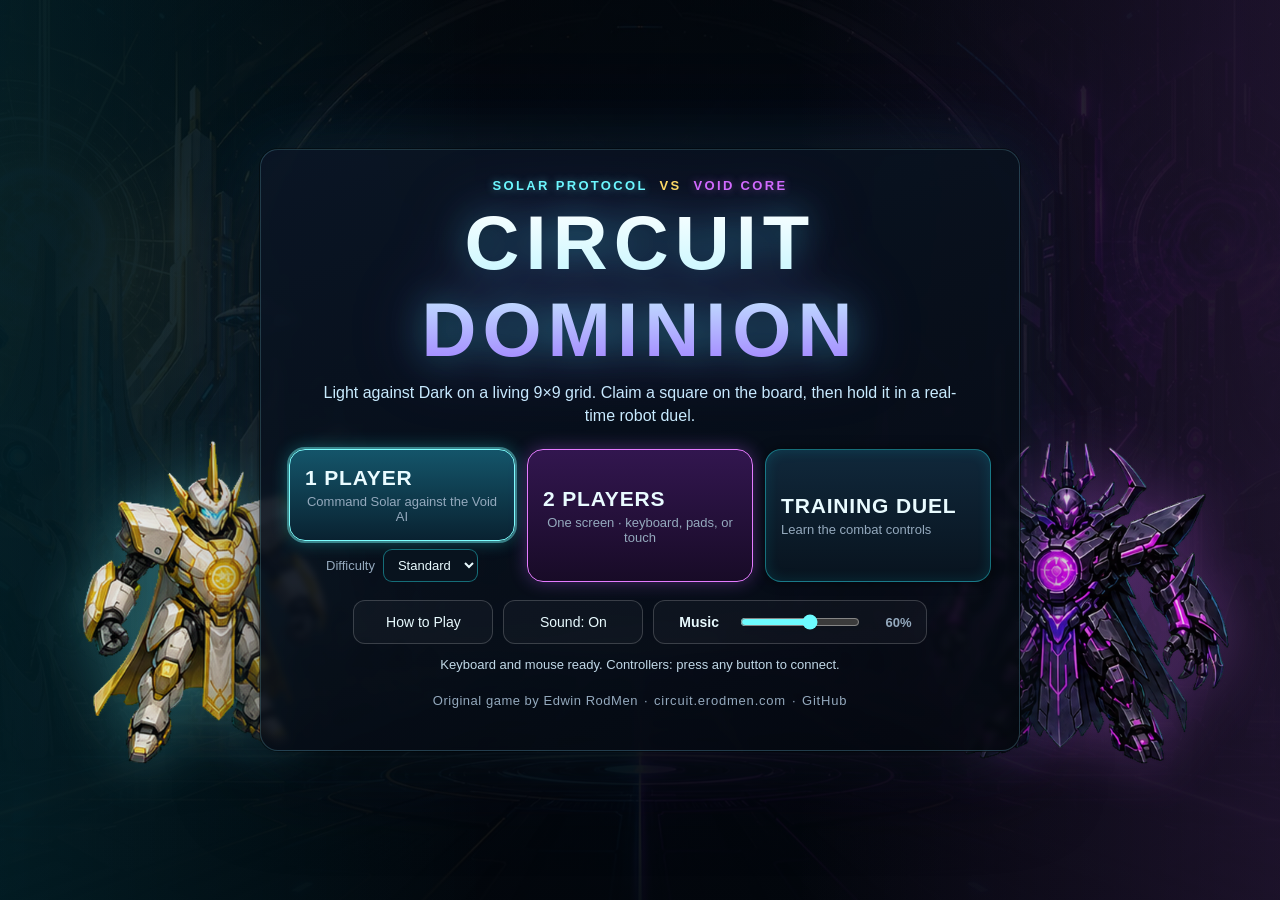
<file: index.html>
<!DOCTYPE html>
<!--
Circuit Dominion — original game by Edwin RodMen (VibezZzCoder)
Author: https://github.com/VibezZzCoder
Source: https://github.com/VibezZzCoder/circuit-dominion
Play:   https://circuit.erodmen.com/

Copyright (C) 2026 Edwin RodMen

This program is free software: you can redistribute it and/or modify it under
the terms of the GNU General Public License as published by the Free Software
Foundation, either version 3 of the License, or (at your option) any later
version, with additional terms under section 7 of that License (NOTICE.md):
keep this notice and the in-game credit, mark modified versions as modified,
and do not distribute a modified version under the name Circuit Dominion alone.

This program is distributed in the hope that it will be useful, but WITHOUT ANY
WARRANTY; without even the implied warranty of MERCHANTABILITY or FITNESS FOR A
PARTICULAR PURPOSE. See the GNU General Public License for more details.

License: GPL-3.0-or-later
Full license text: LICENSE and NOTICE.md in the source repository.
-->
<!-- SPDX-License-Identifier: GPL-3.0-or-later -->
<html lang="en">
<head>
<meta charset="UTF-8">
<meta name="description" content="Circuit Dominion: a light-versus-dark robot strategy game where every capture is a real-time duel.">
<meta name="viewport" content="width=device-width,initial-scale=1,maximum-scale=1,user-scalable=no,viewport-fit=cover">
<meta name="apple-mobile-web-app-capable" content="yes">
<meta name="mobile-web-app-capable" content="yes">
<meta name="apple-mobile-web-app-status-bar-style" content="black-translucent">
<meta name="apple-mobile-web-app-title" content="Circuit Dominion">
<title>Circuit Dominion</title>
<meta name="author" content="Edwin RodMen (VibezZzCoder)">
<meta name="license" content="GPL-3.0-or-later with section 7 attribution terms">
<link rel="author" href="https://github.com/VibezZzCoder">
<link rel="canonical" href="https://circuit.erodmen.com/">
<link rel="code-repository" href="https://github.com/VibezZzCoder/circuit-dominion">
<meta property="og:title" content="Circuit Dominion">
<meta property="og:type" content="website">
<meta property="og:url" content="https://circuit.erodmen.com/">
<meta property="og:description" content="An original robot strategy game by Edwin RodMen: claim squares on a 9×9 board, then hold them in real-time duels.">
<link rel="icon" href="data:,">
<link rel="stylesheet" href="./styles/main.css">
</head>
<body>
<div id="gameRoot">
  <section id="titleScreen" class="screen active">
    <div class="heroUnit solarHero" aria-hidden="true"></div>
    <div class="heroUnit voidHero" aria-hidden="true"></div>
    <div class="hero">
      <p class="eyebrow"><span class="solarText">Solar Protocol</span> <span class="vsMark">vs</span> <span class="voidText">Void Core</span></p>
      <h1>Circuit Dominion</h1>
      <p class="tagline">Light against Dark on a living 9×9 grid. Claim a square on the board, then hold it in a real-time robot duel.</p>
      <div class="menu">
        <div class="modeCard soloCard">
          <button class="primary" id="newAI"><span class="modeTitle">1 Player</span><span class="small">Command Solar against the Void AI</span></button>
          <label class="difficultyPicker">Difficulty
            <select id="difficultySelect">
              <option value="easy">Easy</option>
              <option value="standard" selected>Standard</option>
              <option value="hard">Hard</option>
            </select>
          </label>
        </div>
        <button class="void" id="newPVP"><span class="modeTitle">2 Players</span><span class="small">One screen · keyboard, pads, or touch</span></button>
        <button id="practiceBtn"><span class="modeTitle">Training Duel</span><span class="small">Learn the combat controls</span></button>
      </div>
      <div class="titleFooter"><button id="howBtn" class="ghostBtn">How to Play</button><button id="titleMute" class="ghostBtn">Sound: On</button><label class="volumeControl"><span>Music</span><input type="range" data-volume="music" min="0" max="100" step="5" value="60" aria-label="Music volume"><span class="volumeValue" aria-hidden="true">60%</span></label></div>
      <input type="checkbox" id="duelAIToggle" hidden aria-hidden="true">
      <p id="inputStatus" class="inputStatus">Keyboard, mouse, touch, or controller.</p>
      <p class="creditLine"><span class="creditBy">Original game by Edwin RodMen</span> <span class="creditSep" aria-hidden="true">·</span> <a class="siteLink" href="https://circuit.erodmen.com/" target="_blank" rel="noopener">circuit.erodmen.com</a> <span aria-hidden="true">·</span> <a class="siteLink" href="https://github.com/VibezZzCoder/circuit-dominion" target="_blank" rel="noopener">GitHub</a></p>
      <p id="originNotice" class="originNotice" role="note" hidden>You are playing an unofficial copy. Circuit Dominion is an original game by Edwin RodMen; the official version is at <a href="https://circuit.erodmen.com/" target="_blank" rel="noopener">circuit.erodmen.com</a>.</p>
    </div>
  </section>

  <section id="boardScreen" class="screen">
    <div class="leftPane"><div class="boardWrap"><canvas id="board" width="900" height="900" tabindex="0" aria-label="Circuit Dominion tactical board. Use arrow keys or a controller to select a square, then confirm."></canvas></div></div>
    <aside class="sidePane">
      <div class="boardTools" role="toolbar" aria-label="Game"><button id="boardHelp">Help</button><button id="muteBtn">Mute</button><button id="labelsBtn" aria-pressed="false" title="Show unit abbreviations on the board">Labels</button><button id="restartBtn">Restart</button><button id="boardExit">Menu</button></div>
      <div class="card status"><div class="turnRow"><div id="turnBadge"></div><div id="modeLabel" class="small"></div></div><div class="fluxRow"><div id="roundInfo" class="small"></div><div id="fluxTrack" class="fluxTrack" aria-hidden="true"></div></div><div id="chargeInfo" class="chargeInfo"></div><div id="threatInfo" class="threatInfo" role="status"></div></div>
      <div class="card unitCard"><div class="unitHeader"><div id="selectedPortrait" class="portrait" aria-hidden="true"></div><div class="unitTitle"><div id="selectedName" class="unitName">No robot selected</div><div id="selectedRole" class="small">Select one of your robots.</div><div class="unitHp" aria-hidden="true"><div id="selectedHp"></div></div></div></div><div id="selectedInfo" class="unitDetails">Glowing rings mark robots that can move this turn.</div><div id="duelPreview" class="duelPreview" hidden></div><button id="abilityBtn" class="abilityBtn" hidden>Board ability</button></div>
      <div class="card nodeCard"><h3>Power Nodes</h3><div class="nodeRow"><div id="nodeMap" class="nodeMap" aria-hidden="true"></div><div id="nodeInfo"></div></div></div>
      <div class="card commandCard"><h3>Command Network</h3><div id="commandInfo" class="small">Nodes charge tactical powers each round.</div><div class="commandButtons"><button id="gridLockBtn">Grid Lock <span class="cost">●</span></button><button id="fieldRepairBtn">Field Repair <span class="cost">●</span></button><button id="relayBtn">Emergency Relay <span class="cost">●●</span></button><button id="cancelCommandBtn">Cancel</button></div></div>
      <div class="card logCard"><div id="log" role="status">Ready.</div><ol id="logHistory" class="logHistory" aria-label="Recent events"></ol><p id="boardControlHint" class="small">Tap a robot, then a highlighted square. Keyboard: arrows + Enter. Controller: D-pad + A.</p></div>
      <details class="card legendCard"><summary>Grid key</summary><div class="legend"><span class="pill">☀ Light</span><span class="pill">◇ Flux</span><span class="pill">◆ Dark</span></div><p class="small">Gold dashed conduits mark Flux cells; they shift together each round. Glowing dots are legal moves, red brackets start a duel, and gold brackets are command targets.</p></details>
    </aside>
  </section>

  <section id="combatScreen" class="screen">
    <div class="combatTop">
      <div class="fighterPanel solarPanel"><div id="p1Portrait" class="hudPortrait" aria-hidden="true"></div><div class="fighterHeading"><span class="roleTag" id="p1Role">YOU · SOLAR</span><span class="fighterName" id="p1Name"></span></div><div class="hpBox" aria-label="Solar health"><div class="hpTrail" id="p1HPTrail"></div><div class="hpFill" id="p1HP"></div></div><div class="fighterMeters"><div><div class="meterLabel">Reload</div><div class="cdBox"><div class="attackCdFill" id="p1AttackCD"></div></div></div><div><div class="meterLabel" id="p1SpecialName">Special</div><div class="cdBox"><div class="cdFill" id="p1CD"></div></div></div></div><div class="small fighterSpecial" id="p1SpecialInfo"></div><div class="small fighterHint" id="p1Hint"></div></div>
      <div class="fighterPanel voidPanel"><div id="p2Portrait" class="hudPortrait" aria-hidden="true"></div><div class="fighterHeading"><span class="roleTag" id="p2Role">AI · VOID</span><span class="fighterName" id="p2Name"></span></div><div class="hpBox" aria-label="Void health"><div class="hpTrail" id="p2HPTrail"></div><div class="hpFill" id="p2HP"></div></div><div class="fighterMeters"><div><div class="meterLabel">Reload</div><div class="cdBox"><div class="attackCdFill" id="p2AttackCD"></div></div></div><div><div class="meterLabel" id="p2SpecialName">Special</div><div class="cdBox"><div class="cdFill" id="p2CD"></div></div></div></div><div class="small fighterSpecial" id="p2SpecialInfo"></div><div class="small fighterHint" id="p2Hint"></div></div>
      <div class="combatContext" id="modText"></div>
    </div>
    <div class="combatToolbar"><div id="combatMsg" class="small" role="status"></div><div class="combatTools"><button id="pauseBtn">Pause</button><button id="combatHelp">Help</button><button id="combatMute">Mute</button><button id="combatExit">Menu</button></div></div>
    <div id="arenaWrap"><canvas id="arena" width="960" height="520" aria-label="Real time robot duel arena"></canvas><div id="countdown" class="countdown"></div></div>
    <div class="touchControls" id="touchControls">
      <div class="touchPlayer solarControls" id="p1TouchGroup"><div class="stick" id="stick1" aria-label="Solar movement pad. Touch anywhere, then drag to move."><span class="stickBase"></span><span class="stickKnob"></span><span class="padLabel">MOVE<span>drag anywhere</span></span></div><button class="bigBtn firePad" id="atk1" aria-label="Solar: hold to fire, drag to aim"><span class="actionName">HOLD FIRE</span><span class="actionHint">drag to aim</span><span class="aimDot"></span></button><button class="bigBtn specialBtn" id="sp1"><span class="actionName">SPECIAL</span><span class="actionHint">Ready</span></button></div>
      <div class="touchPlayer voidControls" id="p2TouchGroup"><div class="stick" id="stick2" aria-label="Void movement pad. Touch anywhere, then drag to move."><span class="stickBase"></span><span class="stickKnob"></span><span class="padLabel">P2 MOVE<span>drag anywhere</span></span></div><button class="bigBtn firePad" id="atk2" aria-label="Void: hold to fire, drag to aim"><span class="actionName">P2 FIRE</span><span class="actionHint">drag to aim</span><span class="aimDot"></span></button><button class="bigBtn specialBtn" id="sp2"><span class="actionName">SPECIAL</span><span class="actionHint">Ready</span></button></div>
    </div>
    <div class="combatControlHint" id="combatControlHint">Move independently. Hold fire for aim assist, or drag the fire pad to aim.</div>
  </section>

  <section id="endScreen" class="screen">
    <div class="hero endHero"><div id="winnerPortrait" class="winnerPortrait" aria-hidden="true"></div><p id="winnerEyebrow" class="eyebrow">Match complete</p><h1 id="winnerTitle">Victory</h1><p id="winnerReason" class="tagline"></p><dl id="matchStats" class="matchStats"></dl><div class="menu endMenu"><button class="primary" id="endRestartAI">Rematch</button><button id="endRestartPVP">2-Player Match</button><button id="endHelp">How to Play</button><button id="endMenu">Main Menu</button></div></div>
  </section>

  <div id="helpOverlay" role="dialog" aria-modal="true" aria-labelledby="helpTitle">
    <div class="helpBox">
      <div class="helpHeader"><h2 id="helpTitle">How to play</h2><nav class="helpNav" aria-label="Help sections"><a href="#helpBasics">Basics</a><a href="#helpUnits">Robots</a><a href="#helpControls">Controls</a><a href="#helpAbout">About</a></nav></div>
      <section id="helpBasics" class="helpSection">
        <div class="helpGrid">
          <div><h3>The board</h3><p>Select one of your robots, then a glowing square. Moving onto an enemy starts a real-time duel for that square: the winner keeps it. Robots cannot pass through others, except the Glitch Wraith, which may phase through one.</p></div>
          <div><h3>How to win</h3><p>Destroy the enemy Command Unit (it wears a gold crown on its base), or occupy all five ⚡ Power Nodes at the end of your turn. The board frame flashes red when a side holds four.</p></div>
          <div><h3>Light, Dark, and Flux</h3><p>Fighting on your own polarity grants +8% HP and damage; hostile ground reduces damage by 6%. The 27 gold-dashed Flux cells shift together after each round: Neutral → Light → Neutral → Dark. Time your attacks.</p></div>
          <div><h3>Power Nodes and commands</h3><p>Node occupants repair 12% HP after their turn. Holding nodes charges up to three Command points per side. While your commander lives, spend them on Grid Lock, Field Repair, or Emergency Relay.</p></div>
          <div><h3>Board abilities</h3><p>Pulse Medic: select it, then click a damaged adjacent ally to repair it. Corruptor Bot: select it and press Corrupt to weaken an adjacent enemy for two turns; clicking an enemy normally starts a duel. Abilities end the turn.</p></div>
          <div><h3>Wounds carry over</h3><p>Damage taken in a duel stays after it. A victorious but battered robot can be picked off next turn, so retreat to a node to repair.</p></div>
        </div>
      </section>
      <section id="helpUnits" class="helpSection">
        <h3>Robots</h3>
        <div id="unitRoster" class="unitRoster"></div>
      </section>
      <section id="helpControls" class="helpSection">
        <div class="helpAudio" role="group" aria-labelledby="helpVolumeTitle">
          <h3 id="helpVolumeTitle">Volume</h3>
          <label class="volumeControl"><span>Music</span><input type="range" data-volume="music" min="0" max="100" step="5" value="60" aria-label="Music volume"><span class="volumeValue" aria-hidden="true">60%</span></label>
          <label class="volumeControl"><span>Effects</span><input type="range" data-volume="sfx" min="0" max="100" step="5" value="100" aria-label="Sound effects volume"><span class="volumeValue" aria-hidden="true">100%</span></label>
        </div>
        <div class="helpGrid">
          <div><h3>Touch</h3><p>Drag anywhere on MOVE to steer. Hold FIRE for repeated attacks with aim assist; drag on FIRE to aim manually while moving. Tap SPECIAL when it is ready. Try the Training Duel from the title screen.</p></div>
          <div><h3>Keyboard and mouse</h3><p>Solar / P1: <span class="kbd">WASD</span> move, hold <span class="kbd">Space</span> or <span class="kbd">F</span> to fire, <span class="kbd">Left Shift</span> special; point the mouse in the arena to aim. Void / P2: <span class="kbd">Arrows</span> move, hold <span class="kbd">Enter</span> or <span class="kbd">/</span> to fire, <span class="kbd">Right Shift</span> special. Without manual aim, firing tracks your rival.</p></div>
          <div><h3>Controller</h3><p>Left stick or D-pad moves, right stick aims. Hold <span class="kbd">A</span> or <span class="kbd">RT</span> to fire; <span class="kbd">X</span> or <span class="kbd">LB</span> for special. <span class="kbd">Start</span> pauses a duel or opens actions on the board. Menus: D-pad + <span class="kbd">A</span>, <span class="kbd">B</span> to go back. A second controller plays P2.</p></div>
          <div><h3>Shortcuts</h3><p><span class="kbd">H</span> help · <span class="kbd">Esc</span> pause a duel · <span class="kbd">R</span> twice to restart the match. Listen for the ready chirp: high for Solar, low for Void.</p></div>
        </div>
      </section>
      <section id="helpAbout" class="helpSection">
        <h3>About</h3>
        <div class="helpAboutText">
          <p><strong>Circuit Dominion v1.0</strong>, an original game by Edwin RodMen (VibezZzCoder). Copyright © 2026 Edwin RodMen.</p>
          <p>This is free software under the GNU General Public License, version 3 or later, with added attribution terms. You may share and change it. Copies must keep this credit. Changed versions must say they are changed and may not use the Circuit Dominion name on its own. It comes with no warranty.</p>
          <p>Source code, licence, and full terms: <a class="siteLink" href="https://github.com/VibezZzCoder/circuit-dominion" target="_blank" rel="noopener">github.com/VibezZzCoder/circuit-dominion</a></p>
        </div>
      </section>
      <button id="closeHelp" class="primary">Close</button>
    </div>
  </div>

  <div id="debugOverlay" class="debugOverlay">
    <h3>Debug</h3>
    <pre id="debugText"></pre>
  </div>
</div>
<script type="module" src="./src/main.js"></script>
</body>
</html>
</file>
<file: styles/main.css>
/* SPDX-License-Identifier: GPL-3.0-or-later */
/* Additional terms under GPL-3.0 section 7 apply; see NOTICE.md. */
:root {
  --bg: #071019;
  --panel: #0c1724e8;
  --line: #2af6ff66;
  --txt: #e9fbff;
  --muted: #94a9bd;
  --solar: #6dfcff;
  --void: #d56bff;
  --warn: #ffdc63;
  --title-bg-landscape: none;
  --title-bg-portrait: var(--title-bg-landscape);
}

* {
  box-sizing: border-box;
  touch-action: manipulation;
}

html,
body {
  margin: 0;
  height: 100%;
  background: radial-gradient(circle at 15% 10%, #173557, #071019 48%, #04070d);
  color: var(--txt);
  font-family: Arial, Helvetica, sans-serif;
  overflow: hidden;
}

#gameRoot {
  height: 100%;
  overflow: hidden;
  touch-action: manipulation;
  user-select: none;
  -webkit-user-select: none;
  -webkit-touch-callout: none;
}

body::before {
  content: "";
  position: fixed;
  inset: 0;
  background: linear-gradient(#ffffff06 50%, #0000 50%);
  background-size: 100% 4px;
  pointer-events: none;
  mix-blend-mode: screen;
  opacity: 0.22;
}

button,
input,
select {
  font: inherit;
}

select {
  border: 1px solid var(--line);
  border-radius: 9px;
  background: #08131e;
  color: var(--txt);
  padding: 7px 10px;
}

button:disabled {
  cursor: not-allowed;
  opacity: 0.42;
}

button {
  border: 1px solid var(--line);
  background: linear-gradient(180deg, #10283b, #08131e);
  color: var(--txt);
  border-radius: 12px;
  padding: 11px 15px;
  min-height: 44px;
  cursor: pointer;
  box-shadow: 0 0 14px #00eaff22 inset, 0 0 12px #0008;
}

button:hover,
button:focus-visible {
  outline: 2px solid #7dffff66;
  background: #13324b;
}

button.primary {
  border-color: #7dffff;
  background: linear-gradient(180deg, #14556a, #092231);
  box-shadow: 0 0 18px #2af6ff55;
}

button.void {
  border-color: #e57cff;
  background: linear-gradient(180deg, #32164f, #180b27);
  box-shadow: 0 0 18px #c35cff55;
}

label {
  display: flex;
  gap: 8px;
  align-items: center;
  color: var(--muted);
  font-size: 14px;
}

.screen {
  display: none;
  height: 100%;
  width: 100%;
  padding: 14px;
  position: relative;
}

.screen.active {
  display: flex;
}

#titleScreen,
#endScreen {
  align-items: center;
  justify-content: center;
  text-align: center;
  overflow: auto;
}

#titleScreen {
  background:
    linear-gradient(180deg, #02060c66, #02060caa),
    radial-gradient(circle at 50% 42%, #07192844, #02060cf0 72%),
    var(--title-bg-landscape),
    radial-gradient(circle at 15% 10%, #173557, #071019 48%, #04070d);
  background-size: cover;
  background-position: center;
}

#titleScreen::before,
#endScreen::before {
  content: "";
  position: absolute;
  inset: 0;
  pointer-events: none;
  background: linear-gradient(90deg, #00eaff18, #0000 38%, #0000 62%, #d56bff1f);
}

.hero {
  max-width: 760px;
  width: min(94vw, 760px);
  padding: 28px;
  border: 1px solid var(--line);
  border-radius: 18px;
  background: linear-gradient(145deg, #0a1422e8, #050912eb);
  box-shadow: 0 0 50px #22f2ff22, 0 0 90px #ad55ff16;
  backdrop-filter: blur(3px);
  position: relative;
  z-index: 1;
}

h1 {
  font-size: clamp(36px, 8vw, 76px);
  margin: 0 0 8px;
  letter-spacing: 0.06em;
  text-transform: uppercase;
  text-shadow: 0 0 18px #35f4ff, 0 0 34px #8e44ff;
}

.tagline {
  color: #c9ecff;
  margin: 0 auto 22px;
  line-height: 1.45;
  max-width: 650px;
}

.menu {
  display: grid;
  grid-template-columns: repeat(auto-fit, minmax(160px, 1fr));
  gap: 12px;
  margin: 18px 0;
}

.difficultyPicker {
  justify-content: center;
  margin: 0 auto 10px;
}

.small {
  font-size: 13px;
  color: var(--muted);
}

#boardScreen {
  gap: 12px;
  align-items: stretch;
}

.leftPane {
  flex: 1;
  display: flex;
  align-items: center;
  justify-content: center;
  min-width: 0;
}

.boardWrap {
  width: min(82vh, calc(100vw - 340px));
  max-width: 720px;
  aspect-ratio: 1;
  border-radius: 18px;
  border: 1px solid var(--line);
  box-shadow: 0 0 32px #00eaff22;
  background: #020610;
  padding: 8px;
}

#board {
  touch-action: none;
  width: 100%;
  height: 100%;
  display: block;
  border-radius: 12px;
  cursor: pointer;
  background: #081018;
}

.sidePane {
  width: 315px;
  display: flex;
  flex-direction: column;
  gap: 8px;
  min-height: 0;
  overflow: auto;
}

.card {
  border: 1px solid #2af6ff44;
  background: var(--panel);
  border-radius: 16px;
  padding: 10px;
  box-shadow: 0 0 20px #0008;
}

.card h2,
.card h3 {
  margin: 0 0 8px;
  font-size: 18px;
}

.threatInfo {
  min-height: 18px;
  color: #ff8aa0;
  font-size: 13px;
  font-weight: bold;
  margin-top: 4px;
}

.status {
  font-size: 16px;
  line-height: 1.35;
}

#turnBadge {
  font-weight: bold;
  font-size: 20px;
}

.solarText {
  color: var(--solar);
  text-shadow: 0 0 8px #6dfcff77;
}

.voidText {
  color: var(--void);
  text-shadow: 0 0 8px #d56bff77;
}

#selectedInfo {
  white-space: pre-line;
  line-height: 1.35;
  min-height: 96px;
}

#nodeInfo,
#log {
  font-size: 14px;
  line-height: 1.35;
  color: #d7f5ff;
}

#log {
  min-height: 38px;
  color: var(--warn);
}

.legend {
  display: grid;
  grid-template-columns: 1fr 1fr 1fr;
  gap: 6px;
  font-size: 12px;
  color: #d7f5ff;
}

.pill {
  border: 1px solid #ffffff33;
  border-radius: 999px;
  padding: 5px 7px;
  text-align: center;
  background: #ffffff08;
  display: inline-flex;
  align-items: center;
  justify-content: center;
  min-height: 28px;
}

#nodeInfo {
  display: flex;
  flex-wrap: wrap;
  gap: 6px;
}

.commandCard {
  border-color: #ffdc6355;
}

.commandButtons {
  display: grid;
  grid-template-columns: 1fr 1fr;
  gap: 6px;
  margin-top: 8px;
}

.commandButtons button {
  min-height: 44px;
  padding: 6px 8px;
  font-size: 12px;
}

#cancelCommandBtn {
  grid-column: 1 / -1;
}

#combatScreen {
  flex-direction: column;
  gap: 8px;
  padding: 10px;
}

.combatTop {
  display: grid;
  grid-template-columns: 1fr minmax(120px, 260px) 1fr;
  gap: 10px;
  align-items: stretch;
}

.fighterPanel {
  border: 1px solid #ffffff33;
  border-radius: 14px;
  padding: 8px;
  background: #07111ddd;
}

.fighterName {
  font-weight: bold;
  font-size: 15px;
  white-space: nowrap;
  overflow: hidden;
  text-overflow: ellipsis;
}

.hpBox,
.cdBox {
  height: 14px;
  background: #0009;
  border: 1px solid #ffffff33;
  border-radius: 999px;
  overflow: hidden;
  margin-top: 7px;
}

.hpFill {
  height: 100%;
  width: 100%;
  background: linear-gradient(90deg, #ff5f7a, #ffdc63, #7dff96);
  transition: width 0.1s;
}

.cdFill {
  height: 100%;
  width: 0;
  background: linear-gradient(90deg, #2af6ff, #e57cff);
  transition: width 0.08s;
}

.attackCdFill {
  height: 100%;
  width: 100%;
  background: linear-gradient(90deg, #ffdc63, #7dff96);
  transition: width 0.08s;
}

.meterLabel {
  color: #bcd5e6;
  font-size: 11px;
  margin-top: 5px;
}

.fighterSpecial {
  color: #d7f5ff;
  margin-top: 4px;
  min-height: 30px;
}

.centerPanel {
  text-align: center;
  border: 1px solid #ffffff33;
  border-radius: 14px;
  padding: 8px;
  background: #07111ddd;
  font-size: 14px;
}

#pauseBtn {
  margin-top: 5px;
  min-height: 44px;
  min-width: 60px;
  padding: 5px 10px;
}

#arenaWrap {
  position: relative;
  flex: 1;
  min-height: 260px;
  border-radius: 18px;
  border: 1px solid var(--line);
  box-shadow: 0 0 28px #00eaff22;
  overflow: hidden;
  background: #02060c;
}

#arena {
  display: block;
  width: 100%;
  height: 100%;
  touch-action: none;
}

.countdown {
  position: absolute;
  left: 50%;
  top: 45%;
  transform: translate(-50%, -50%);
  font-size: clamp(42px, 12vw, 120px);
  font-weight: bold;
  text-shadow: 0 0 20px #2af6ff, 0 0 40px #d56bff;
  pointer-events: none;
}

.touchControls {
  display: grid;
  grid-template-columns: 1fr auto auto 1fr auto auto;
  gap: 8px;
  align-items: center;
  padding: 4px 0;
}

.touchControls.singlePlayer {
  grid-template-columns: minmax(180px, 1fr) auto auto;
}

.stick {
  height: 72px;
  border: 1px solid #ffffff33;
  border-radius: 18px;
  background: radial-gradient(circle, #ffffff13, #0005);
  position: relative;
  min-width: 90px;
  touch-action: none;
  user-select: none;
}

.stick::before {
  content: "";
  position: absolute;
  left: 50%;
  top: 50%;
  width: 26px;
  height: 26px;
  margin: -13px;
  border-radius: 50%;
  background: #ffffff33;
  box-shadow: 0 0 14px #fff6;
}

.bigBtn {
  min-width: 74px;
  height: 58px;
}

#helpOverlay {
  display: none;
  position: fixed;
  inset: 0;
  z-index: 30;
  background: #02060ce8;
  align-items: center;
  justify-content: center;
  padding: 18px;
}

#helpOverlay.active {
  display: flex;
}

.helpBox {
  touch-action: pan-y;
  overscroll-behavior: contain;
  max-width: 760px;
  width: min(760px, calc(100vw - 36px));
  max-height: calc(100dvh - 36px);
  overflow: auto;
  border: 1px solid var(--line);
  border-radius: 22px;
  background: #0a1522;
  padding: 20px;
  line-height: 1.45;
  box-shadow: 0 0 60px #00eaff33;
}

#closeHelp {
  position: sticky;
  bottom: 0;
  margin-top: 14px;
}

.helpGrid {
  display: grid;
  grid-template-columns: repeat(auto-fit, minmax(230px, 1fr));
  gap: 12px;
}

.kbd {
  display: inline-block;
  border: 1px solid #ffffff55;
  background: #0008;
  border-radius: 6px;
  padding: 2px 6px;
  margin: 1px;
  color: #fff;
}

.debugOverlay {
  display: none;
  position: fixed;
  right: 8px;
  bottom: 8px;
  width: min(430px, 92vw);
  max-height: 45vh;
  overflow: auto;
  background: #050a12f0;
  border: 1px solid #2af6ff66;
  border-radius: 10px;
  padding: 10px;
  z-index: 40;
}

.debugOverlay.active {
  display: block;
}

.debugOverlay h3 {
  margin: 0 0 6px;
}

.debugOverlay pre {
  margin: 0;
  white-space: pre-wrap;
  font-size: 12px;
  line-height: 1.35;
  color: #bff9ff;
}

@media (max-width: 900px) {
  #boardScreen {
    flex-direction: column;
    padding: 8px;
    overflow: auto;
  }

  .boardWrap {
    width: min(96vw, 72vh);
    margin: auto;
  }

  .sidePane {
    width: auto;
    display: grid;
    grid-template-columns: 1fr 1fr;
    gap: 8px;
  }

  .sidePane .card:last-child {
    grid-column: 1 / -1;
  }

  body {
    overflow: auto;
  }

  .screen {
    min-height: 100%;
    height: auto;
  }
}

@media (max-width: 620px) {
  #titleScreen {
    background-image:
      linear-gradient(180deg, #02060c55, #02060cc0),
      radial-gradient(circle at 50% 38%, #07192844, #02060cf0 76%),
      var(--title-bg-portrait),
      radial-gradient(circle at 15% 10%, #173557, #071019 48%, #04070d);
  }

  .hero {
    padding: 22px;
    border-radius: 16px;
  }

  .sidePane {
    display: flex;
  }

  .combatTop {
    grid-template-columns: 1fr;
    gap: 4px;
  }

  .touchControls {
    grid-template-columns: 1fr auto auto;
    grid-auto-rows: auto;
    gap: 6px;
    padding: 0;
  }

  #gameRoot {
    height: auto;
    min-height: 100%;
    overflow: visible;
  }

  #combatScreen {
    min-height: 100dvh;
    height: auto;
    gap: 5px;
    padding: 6px;
    overflow: visible;
  }

  .fighterPanel,
  .centerPanel {
    padding: 6px 8px;
    font-size: 12px;
  }

  .fighterName {
    font-size: 14px;
  }

  .hpBox,
  .cdBox {
    height: 10px;
    margin-top: 3px;
  }

  .meterLabel {
    margin-top: 3px;
  }

  .fighterSpecial {
    min-height: 0;
    margin-top: 2px;
    line-height: 1.2;
  }

  #arenaWrap {
    flex: none;
    min-height: 0;
    width: 100%;
    aspect-ratio: 960 / 520;
  }

  #arena {
    position: absolute;
    inset: 0;
  }

  .stick {
    height: 62px;
    border-radius: 14px;
  }

  .bigBtn {
    height: 54px;
  }

  .hero {
    padding: 18px;
  }
}

@media (max-height: 520px) and (orientation: landscape) {
  body {
    overflow: hidden;
  }

  .screen {
    height: 100dvh;
    min-height: 0;
  }

  #boardScreen {
    flex-direction: row;
    overflow: hidden;
    padding: 8px;
  }

  .boardWrap {
    width: min(92vh, 46vw);
  }

  .sidePane {
    width: auto;
    flex: 1;
    display: grid;
    grid-template-columns: 1fr 1fr;
    align-content: start;
    overflow: auto;
  }

  .sidePane .card {
    min-height: 0;
  }

  #combatScreen {
    height: 100dvh;
    min-height: 0;
    overflow: hidden;
    gap: 5px;
    padding: 6px;
  }

  .combatTop {
    grid-template-columns: 1fr minmax(160px, 260px) 1fr;
    gap: 6px;
  }

  .fighterPanel,
  .centerPanel {
    padding: 5px 8px;
    font-size: 12px;
  }

  .fighterName {
    font-size: 13px;
  }

  .hpBox,
  .cdBox {
    height: 11px;
    margin-top: 4px;
  }

  .fighterSpecial,
  .meterLabel {
    display: none;
  }

  #arenaWrap {
    flex: 1;
    width: auto;
    aspect-ratio: auto;
    min-height: 0;
    border-radius: 14px;
  }

  .touchControls {
    grid-template-columns: minmax(140px, 1fr) auto auto;
    gap: 6px;
    padding: 0;
  }

  .stick {
    height: 44px;
    min-width: 130px;
    border-radius: 12px;
  }

  .stick::before {
    width: 18px;
    height: 18px;
    margin: -9px;
  }

  .bigBtn {
    height: 44px;
    min-height: 44px;
    min-width: 92px;
    padding: 5px 8px;
  }
}

/* Leave browser-reported notch/home-indicator areas outside all game screens. */
.screen {
  padding-top: max(14px, env(safe-area-inset-top));
  padding-right: max(14px, env(safe-area-inset-right));
  padding-bottom: max(14px, env(safe-area-inset-bottom));
  padding-left: max(14px, env(safe-area-inset-left));
}
#combatScreen {
  padding-top: max(6px, env(safe-area-inset-top));
  padding-right: max(6px, env(safe-area-inset-right));
  padding-bottom: max(6px, env(safe-area-inset-bottom));
  padding-left: max(6px, env(safe-area-inset-left));
}

/* Short portrait screens need paired fighter cards above the central controls. */
@media (max-width: 620px) and (max-height: 740px) and (orientation: portrait) {
  .combatTop { grid-template-columns: minmax(0, 1fr) minmax(0, 1fr); }
  .combatTop .centerPanel { grid-column: 1 / -1; grid-row: 2; }
  .fighterPanel { min-width: 0; }
  .fighterPanel .small { display: none; }
  .fighterSpecial { display: none; }
  .meterLabel { font-size: 11px; }
  .touchControls.singlePlayer { grid-template-columns: minmax(70px, 1fr) auto auto; }
  .stick { min-width: 70px; height: 48px; }
  .bigBtn { min-width: 70px; height: 48px; padding: 5px; }
}

@media (max-height: 520px) and (orientation: landscape) {
  #titleScreen .hero, #endScreen .hero { max-height: 100%; overflow: auto; }
  .fighterPanel { min-width: 0; }
}

/* Controls update: combat owns a viewport, never a vertically scrolling page.
   Paired HUDs and separate control lanes leave the entire arena visible. */
[hidden] { display: none !important; }
.versionTag {
  margin: 0 0 12px;
  color: var(--solar);
  font-size: 12px;
  letter-spacing: .12em;
  text-transform: uppercase;
}
.inputStatus { color: #c1d8e7; font-size: 13px; line-height: 1.4; margin: 12px 0; }
.boardTools { display: flex; gap: 8px; flex-wrap: wrap; margin-top: 8px; }
#board:focus-visible { outline: 2px solid var(--warn); outline-offset: 3px; }

#combatScreen.active {
  display: grid;
  grid-template-columns: minmax(0, 1fr);
  grid-template-rows: auto auto minmax(0, 1fr) auto auto;
  height: 100dvh;
  min-height: 0;
  gap: 7px;
  overflow: hidden;
}
.combatTop {
  display: grid;
  grid-template-columns: minmax(0, 1fr) minmax(0, 1fr);
  gap: 5px 10px;
  min-width: 0;
}
.fighterPanel {
  min-width: 0;
  padding: 7px 9px;
  border-radius: 12px;
  background: linear-gradient(130deg, #0b1d2ded, #07111de0);
}
.solarPanel { border-color: #6dfcff66; }
.voidPanel { border-color: #d56bff66; }
.fighterHeading { display: flex; align-items: center; gap: 8px; min-width: 0; }
.fighterName { font-size: 13px; min-width: 0; }
.roleTag { font-size: 10px; font-weight: 800; letter-spacing: .045em; white-space: nowrap; color: var(--solar); }
.voidPanel .roleTag { color: var(--void); }
.hpBox { height: 9px; margin-top: 5px; }
.fighterMeters { display: grid; grid-template-columns: 1fr 1fr; gap: 10px; }
.fighterMeters > div { min-width: 0; }
.meterLabel { display: block; font-size: 10px; margin-top: 4px; overflow: hidden; text-overflow: ellipsis; white-space: nowrap; }
.cdBox { height: 5px; margin-top: 2px; }
.fighterSpecial, .fighterHint { display: none; }
.combatContext { grid-column: 1 / -1; text-align: center; color: #b6cadc; font-size: 11px; line-height: 1.25; }
.combatToolbar { display: flex; justify-content: space-between; gap: 8px; align-items: center; min-width: 0; }
#combatMsg { min-width: 0; color: #ffe69b; font-size: 12px; line-height: 1.15; }
.combatTools { display: flex; gap: 5px; flex: 0 0 auto; }
.combatTools button, #pauseBtn { min-height: 44px; min-width: 50px; padding: 5px 8px; margin: 0; border-radius: 10px; font-size: 12px; }
#combatExit { border-color: #94a9bd55; }
#arenaWrap {
  position: relative;
  display: grid;
  place-items: center;
  container-type: size;
  min-width: 0;
  min-height: 0;
  width: 100%;
  height: 100%;
  aspect-ratio: auto;
  border-radius: 14px;
  background: radial-gradient(ellipse, #102638, #02060c 76%);
}
#arena {
  position: static;
  width: min(100cqw, 184.615385cqh);
  height: min(100cqh, 54.166667cqw);
  max-width: 100%;
  max-height: 100%;
  aspect-ratio: 960 / 520;
}
.countdown { top: 50%; font-size: clamp(42px, 11vw, 94px); }
.touchControls, .touchControls.singlePlayer {
  display: grid;
  grid-template-columns: minmax(0, 1fr) minmax(0, 1fr);
  gap: 20px;
  width: 100%;
  padding: 0;
  margin: 0 auto;
  max-width: 1050px;
}
.touchControls.singlePlayer { grid-template-columns: minmax(0, 1fr); max-width: 520px; }
.touchPlayer {
  --control-accent: var(--solar);
  display: grid;
  grid-template-columns: minmax(82px, 1fr) 104px 76px;
  align-items: center;
  gap: 8px;
  min-width: 0;
}
.voidControls { --control-accent: var(--void); }
.stick {
  height: 112px;
  min-width: 0;
  border-radius: 20px;
  border-color: #6dfcff66;
  background: radial-gradient(ellipse at center, #153649, #06101b);
  overflow: hidden;
  cursor: grab;
}
.voidControls .stick { border-color: #d56bff66; background: radial-gradient(ellipse at center, #291840, #0c0b18); }
.stick::before { display: none; }
.stickBase, .stickKnob {
  position: absolute;
  left: var(--stick-origin-x, 50%);
  top: var(--stick-origin-y, 50%);
  pointer-events: none;
  border-radius: 50%;
}
.stickBase { width: 66px; height: 66px; transform: translate(-50%, -50%); border: 1px solid #c5f7ff44; background: #ffffff04; }
.stickKnob { width: 30px; height: 30px; transform: translate(calc(-50% + var(--stick-x, 0px)), calc(-50% + var(--stick-y, 0px))); background: #bbf4ff4d; border: 1px solid #bdf6ff88; box-shadow: 0 0 16px #6dfcff22; }
.stick.is-active { border-color: var(--control-accent); cursor: grabbing; }
.stick.is-active .stickKnob { background: var(--control-accent); box-shadow: 0 0 18px var(--control-accent); }
.padLabel { position: absolute; bottom: 5px; left: 0; width: 100%; text-align: center; font-size: 10px; font-weight: bold; letter-spacing: .06em; pointer-events: none; color: #e6faff; }
.padLabel span { display: block; font-size: 9px; font-weight: normal; color: #9db6c9; letter-spacing: 0; }
.stick.is-active .padLabel { opacity: .3; }
.bigBtn { min-width: 0; width: 100%; padding: 7px 4px; min-height: 52px; touch-action: none; user-select: none; -webkit-user-select: none; }
.firePad { height: 104px; position: relative; overflow: hidden; border-radius: 24px; border-color: var(--control-accent); background: radial-gradient(ellipse, #174b60, #071924); }
.voidControls .firePad { background: radial-gradient(ellipse, #432463, #150c25); }
.actionName { display: block; font-size: 13px; font-weight: bold; position: relative; z-index: 1; }
.actionHint { display: block; font-size: 10px; color: #c0d7e8; margin-top: 4px; position: relative; z-index: 1; }
.aimDot { position: absolute; left: 50%; top: 50%; width: 12px; height: 12px; margin: -6px; border-radius: 50%; background: #fff; opacity: 0; pointer-events: none; transform: translate(var(--aim-x, 0px), var(--aim-y, 0px)); }
.firePad.is-active { box-shadow: 0 0 20px var(--control-accent) inset; }
.firePad.is-active .aimDot { opacity: .6; }
.specialBtn { height: 68px; border-color: #ffdc6377; background: linear-gradient(160deg, #493820, #17191c); }
.specialBtn .actionName { font-size: 11px; }
.specialBtn.is-ready { border-color: var(--warn); }
.specialBtn.is-active { box-shadow: 0 0 18px #ffdc6388 inset; }
.combatControlHint { color: #afc8da; text-align: center; font-size: 12px; line-height: 1.25; min-height: 15px; }

@media (min-width: 901px) and (min-height: 521px) and (pointer: fine) {
  html:not([data-input="touch"]) .touchControls { display: none; }
  .fighterSpecial { display: block; font-size: 12px; line-height: 1.2; min-height: 0; margin-top: 4px; white-space: nowrap; overflow: hidden; text-overflow: ellipsis; }
}
@media (max-width: 620px) {
  #combatScreen.active { gap: 5px; }
  .combatTop { grid-template-columns: minmax(0, 1fr) minmax(0, 1fr); gap: 4px 6px; }
  .fighterPanel { padding: 6px; }
  .fighterHeading { display: block; }
  .roleTag { display: block; font-size: 9px; margin-bottom: 2px; }
  .fighterName { display: block; font-size: 12px; }
  .fighterMeters { gap: 6px; }
  .combatContext { font-size: 10px; }
  .combatTools { gap: 4px; }
  .combatTools button, #pauseBtn { min-width: 44px; font-size: 11px; padding: 5px; }
  #combatMsg { font-size: 11px; }
  .touchControls { grid-template-columns: minmax(0, 1fr); gap: 6px; }
  .touchPlayer { grid-template-columns: minmax(80px, 1fr) 104px 68px; gap: 7px; }
  .touchControls:not(.singlePlayer) .stick { height: 82px; }
  .touchControls:not(.singlePlayer) .firePad { height: 82px; }
  .combatControlHint { font-size: 11px; }
}
@media (max-width: 620px) and (max-height: 740px) and (orientation: portrait) {
  .touchPlayer { grid-template-columns: minmax(72px, 1fr) 88px 64px; gap: 6px; }
  .stick, .firePad { height: 88px; }
  .touchControls:not(.singlePlayer) .stick, .touchControls:not(.singlePlayer) .firePad { height: 66px; }
  .touchControls:not(.singlePlayer) .specialBtn { height: 56px; }
  .stickBase { width: 52px; height: 52px; }
  .padLabel span { display: none; }
  .actionName { font-size: 11px; }
  .actionHint { font-size: 9px; }
}

/* In phone landscape the thumbs live beside, not below, the arena. The central
   stage keeps its true aspect ratio and system buttons stay above the thumbs. */
@media (max-height: 520px) and (orientation: landscape) {
  #combatScreen.active { grid-template-rows: auto auto minmax(0, 1fr) 16px; gap: 4px; }
  .combatTop { grid-template-columns: minmax(0, 1fr) minmax(0, 1fr); gap: 2px 8px; }
  .fighterPanel { padding: 4px 7px; }
  .fighterHeading { display: flex; }
  .fighterName { font-size: 12px; }
  .roleTag { font-size: 9px; }
  .hpBox { height: 6px; margin-top: 3px; }
  .meterLabel { margin-top: 2px; font-size: 9px; }
  .cdBox { height: 4px; }
  .combatContext { font-size: 10px; }
  #arenaWrap { grid-column: 1; grid-row: 3; width: calc(100% - 286px); justify-self: center; }
  .touchControls, .touchControls.singlePlayer {
    display: grid;
    grid-column: 1;
    grid-row: 3;
    grid-template-columns: 132px minmax(0, 1fr) 132px;
    max-width: none;
    height: 100%;
    gap: 0;
    align-items: center;
    pointer-events: none;
  }
  .touchPlayer { grid-template-columns: 74px 52px; gap: 6px; width: 132px; pointer-events: none; }
  .touchPlayer > * { pointer-events: auto; }
  .touchPlayer:first-child { grid-column: 1; }
  .touchPlayer:last-child { grid-column: 3; }
  .touchPlayer .stick { grid-column: 1 / -1; height: 72px; min-width: 0; }
  .touchPlayer .firePad, .touchPlayer .specialBtn { height: 58px; min-width: 0; }
  .touchControls.singlePlayer .touchPlayer { display: contents; }
  .touchControls.singlePlayer .stick { grid-column: 1; grid-row: 1; width: 124px; height: 104px; align-self: center; }
  .touchControls.singlePlayer .firePad { grid-column: 3; grid-row: 1; width: 76px; height: 96px; justify-self: start; align-self: center; }
  .touchControls.singlePlayer .specialBtn { grid-column: 3; grid-row: 1; width: 52px; height: 66px; justify-self: end; align-self: center; }
  .touchControls .actionName { font-size: 10px; }
  .touchControls .actionHint { font-size: 9px; }
  .padLabel { font-size: 9px; }
  .padLabel span { display: none; }
  .combatControlHint { grid-row: 4; font-size: 10px; line-height: 16px; white-space: nowrap; overflow: hidden; text-overflow: ellipsis; }
}

@media (prefers-reduced-motion: reduce) {
  .hpFill, .cdFill, .attackCdFill { transition: none; }
}

/* ==========================================================================
   2026-10-28 visual overhaul: retro-futurist tactical skin.
   Layout-changing rules are scoped by media query so the tuned phone and
   short-landscape combat profiles above keep their geometry.
   ========================================================================== */
:root {
  --display: "Avenir Next", "Trebuchet MS", "Segoe UI", Arial, Helvetica, sans-serif;
  --panel: linear-gradient(160deg, #0d1a2bf2, #070d18f2);
  --panel-line: #6dfcff2e;
  --gold: #ffdc63;
}

body { font-family: var(--display); }
h1, h2, h3, h4, .modeTitle, #turnBadge, .fighterName, .unitName { font-family: var(--display); }

.screen.active { animation: screenIn 0.32s ease-out; }
/* Opacity only: transforms would change measured canvas rects mid-fade. */
@keyframes screenIn { from { opacity: 0; } to { opacity: 1; } }

/* Unit portraits share the generated sprites through CSS variables. */
.portrait, .hudPortrait, .winnerPortrait, .heroUnit {
  background-repeat: no-repeat;
  background-position: center 60%;
  background-size: contain;
}
[data-unit="CC"], .solarHero { background-image: var(--unit-CC); }
[data-unit="PS"] { background-image: var(--unit-PS); }
[data-unit="AS"] { background-image: var(--unit-AS); }
[data-unit="SD"] { background-image: var(--unit-SD); }
[data-unit="PM"] { background-image: var(--unit-PM); }
[data-unit="NW"] { background-image: var(--unit-NW); }
[data-unit="NO"], .voidHero { background-image: var(--unit-NO); }
[data-unit="RC"] { background-image: var(--unit-RC); }
[data-unit="EC"] { background-image: var(--unit-EC); }
[data-unit="GW"] { background-image: var(--unit-GW); }
[data-unit="CB"] { background-image: var(--unit-CB); }
[data-unit="GB"] { background-image: var(--unit-GB); }

/* ---------- Title ---------- */
#titleScreen { overflow: hidden; }
.hero {
  border-color: #8ee9ff33;
  background: linear-gradient(160deg, #0b1626e6, #04080fe8);
  box-shadow: 0 0 0 1px #0006, 0 30px 80px #000a, 0 0 70px #22f2ff1a, 0 0 120px #ad55ff14;
}
.eyebrow { margin: 0 0 6px; font-size: 13px; font-weight: 800; letter-spacing: .18em; text-transform: uppercase; color: #b9cfe0; }
.vsMark { color: var(--gold); margin: 0 6px; }
h1 {
  font-weight: 900;
  letter-spacing: .08em;
  background: linear-gradient(180deg, #ffffff 0%, #c9f7ff 45%, #9f7bff 100%);
  -webkit-background-clip: text;
  background-clip: text;
  color: transparent;
  text-shadow: none;
  filter: drop-shadow(0 0 18px #35f4ff66) drop-shadow(0 0 34px #8e44ff44);
}
#winnerTitle.solarText, #winnerTitle.voidText { background: none; -webkit-background-clip: border-box; background-clip: border-box; }
#winnerTitle.solarText { color: var(--solar); }
#winnerTitle.voidText { color: var(--void); }
.menu { grid-template-columns: repeat(3, minmax(0, 1fr)); align-items: stretch; }
.menu > button, .modeCard > button {
  display: flex;
  flex-direction: column;
  justify-content: center;
  gap: 4px;
  min-height: 92px;
  border-radius: 16px;
  transition: transform .15s ease, box-shadow .15s ease;
}
.menu > button:hover, .modeCard > button:hover { transform: translateY(-2px); }
.modeCard { display: flex; flex-direction: column; gap: 8px; }
.modeCard > button { flex: 1; }
.modeTitle { font-size: 21px; font-weight: 900; letter-spacing: .04em; text-transform: uppercase; }
.modeCard .difficultyPicker { justify-content: center; margin: 0; font-size: 13px; }
.titleFooter { display: flex; justify-content: center; gap: 10px; flex-wrap: wrap; }
.ghostBtn { background: #ffffff08; border-color: #ffffff2e; box-shadow: none; font-size: 14px; min-width: 140px; }
.inputStatus { margin: 12px 0 0; }
.heroUnit {
  position: absolute;
  bottom: 4vh;
  width: min(30vw, 420px);
  height: min(62vh, 560px);
  pointer-events: none;
  opacity: .9;
  z-index: 0;
  animation: heroFloat 5.5s ease-in-out infinite;
}
.solarHero { left: max(1vw, calc(50% - 760px)); filter: drop-shadow(0 0 30px #6dfcff55); }
.voidHero { right: max(1vw, calc(50% - 760px)); filter: drop-shadow(0 0 30px #d56bff55); animation-delay: -2.7s; transform: scaleX(-1); }
@keyframes heroFloat { 0%, 100% { translate: 0 0; } 50% { translate: 0 -12px; } }
@media (max-width: 1180px) { .heroUnit { opacity: .32; } }
@media (max-width: 760px) { .heroUnit { display: none; } .menu { grid-template-columns: 1fr; } .menu > button, .modeCard > button { min-height: 64px; } .modeTitle { font-size: 18px; } }

/* ---------- Board screen ---------- */
.boardWrap { border: none; box-shadow: none; background: transparent; padding: 0; }
#board { background: transparent; border-radius: 0; }
.card { background: var(--panel); border-color: var(--panel-line); border-radius: 14px; padding: 10px 12px; }
.card h3 { font-size: 13px; letter-spacing: .14em; text-transform: uppercase; color: #a9c3d6; margin-bottom: 6px; }
.boardTools { margin: 0; gap: 6px; }
.boardTools button { flex: 1 1 auto; min-width: 0; padding: 6px 8px; font-size: 13px; border-radius: 10px; }
.boardTools button.is-confirming, .combatTools button.is-confirming { border-color: #ff8aa0; color: #ffd2da; background: #3a1420; }
.turnRow { display: flex; align-items: baseline; justify-content: space-between; gap: 8px; flex-wrap: wrap; }
#turnBadge { font-size: 22px; font-weight: 900; letter-spacing: .02em; }
.fluxRow { display: flex; align-items: center; justify-content: space-between; gap: 8px; margin-top: 4px; }
.fluxTrack { display: flex; gap: 4px; flex: none; }
.fluxPip { width: 22px; height: 22px; border-radius: 6px; display: grid; place-items: center; font-size: 12px; border: 1px solid #ffffff22; color: #ffffffaa; background: #ffffff08; }
.fluxPip.fluxL { color: #c9fbff; background: #1d5e6f88; }
.fluxPip.fluxD { color: #f0c8ff; background: #3a1a5588; }
.fluxPip.isNow { border-color: var(--gold); box-shadow: 0 0 10px #ffdc6366; color: #fff; }
.fluxPip.isNext { border-style: dashed; border-color: #ffdc6399; }
.chargeInfo { display: flex; justify-content: space-between; gap: 8px; margin-top: 8px; font-size: 12px; color: #b9cfe0; font-weight: 700; letter-spacing: .04em; }
.chargeSide { display: inline-flex; align-items: center; gap: 4px; }
.pip { width: 10px; height: 10px; border-radius: 50%; border: 1px solid #ffffff44; background: #0006; display: inline-block; }
.solarSide .pip.on { background: var(--solar); border-color: var(--solar); box-shadow: 0 0 6px var(--solar); }
.voidSide .pip.on { background: var(--void); border-color: var(--void); box-shadow: 0 0 6px var(--void); }
.threatInfo:empty { display: none; }
.threatInfo { padding: 6px 8px; border-radius: 8px; background: #ff5f7a1f; border: 1px solid #ff5f7a66; animation: threatPulse 1s ease-in-out infinite; }
@keyframes threatPulse { 50% { box-shadow: 0 0 16px #ff5f7a55; } }

.unitHeader { display: flex; gap: 10px; align-items: center; }
.unitCard .portrait { width: 64px; height: 64px; flex: none; border-radius: 12px; background-color: #ffffff06; border: 1px solid #ffffff1a; }
.unitTitle { min-width: 0; flex: 1; }
.unitName { font-size: 17px; font-weight: 900; }
.crown { color: var(--gold); font-size: 14px; }
.unitHp { height: 7px; border-radius: 99px; background: #0009; border: 1px solid #ffffff22; margin-top: 6px; overflow: hidden; }
#selectedHp { height: 100%; width: 0; background: linear-gradient(90deg, #5fe08a, #a9ff9a); transition: width .25s ease; }
#selectedHp.isHurt { background: linear-gradient(90deg, #f0b14a, #ffe08a); }
#selectedHp.isCritical { background: linear-gradient(90deg, #ff4f6a, #ff8aa0); }
#selectedInfo, .unitDetails { min-height: 0; margin-top: 8px; font-size: 13px; line-height: 1.45; color: #d4ecfa; white-space: pre-line; }
.abilityBtn { width: 100%; margin-top: 8px; border-color: #b8ff8a88; background: linear-gradient(180deg, #1f3b25, #0c1a10); color: #e3ffd0; font-weight: 700; }

.nodeRow { display: flex; align-items: center; gap: 12px; }
.nodeMap { display: grid; grid-template-columns: repeat(3, 14px); grid-template-rows: repeat(3, 14px); gap: 4px; flex: none; }
.nodePip { width: 14px; height: 14px; border-radius: 50%; border: 1px solid var(--gold); background: #ffdc6322; }
.nodePip.ownS { background: var(--solar); border-color: var(--solar); box-shadow: 0 0 8px var(--solar); }
.nodePip.ownV { background: var(--void); border-color: var(--void); box-shadow: 0 0 8px var(--void); }
#nodeInfo { gap: 10px; font-size: 13px; font-weight: 700; }
.nodeCount { white-space: nowrap; }

.commandButtons button { font-size: 12px; font-weight: 700; }
.cost { color: var(--gold); letter-spacing: 1px; margin-left: 4px; }
#log { min-height: 0; font-weight: 700; color: var(--gold); font-size: 14px; }
#log.isBad { color: #ff8aa0; }
.logHistory { list-style: none; margin: 6px 0 0; padding: 0; font-size: 12px; line-height: 1.35; color: #93abbe; }
.logHistory li { padding: 1px 0; border-top: 1px solid #ffffff0d; }
.logHistory li.isBad { color: #c98a96; }
#boardControlHint { margin: 6px 0 0; font-size: 12px; }
.legendCard summary { cursor: pointer; font-size: 13px; letter-spacing: .14em; text-transform: uppercase; color: #a9c3d6; font-weight: 700; padding-block: 13px; line-height: 18px; margin-block: -10px; }
.legendCard .legend { margin-top: 8px; }

@media (min-width: 901px) {
  #boardScreen { gap: 16px; padding-left: max(18px, env(safe-area-inset-left)); }
  .boardWrap { width: min(calc(100dvh - 28px), calc(100vw - 380px)); max-width: 900px; }
  .sidePane { width: 330px; gap: 8px; }
}

/* ---------- Combat HUD ---------- */
.fighterPanel { position: relative; padding-left: 64px; min-height: 58px; }
.hudPortrait { position: absolute; left: 6px; top: 50%; width: 50px; height: 50px; transform: translateY(-50%); border-radius: 10px; background-color: #ffffff06; }
.solarPanel { background: linear-gradient(110deg, #0d2c3aee, #07111de0 70%); }
.voidPanel { background: linear-gradient(250deg, #2a1240ee, #07111de0 70%); }
.voidPanel .hudPortrait { transform: translateY(-50%) scaleX(-1); }
.fighterName { font-weight: 900; letter-spacing: .02em; }
.hpBox { position: relative; background: #000a; border-color: #ffffff2a; }
/* Larger name/HP only where space allows; phone profiles keep their tuned sizes. */
@media (min-width: 621px) and (min-height: 521px) {
  .fighterName { font-size: 15px; }
  .hpBox { height: 11px; }
}
.hpFill, .hpTrail { position: absolute; left: 0; top: 0; bottom: 0; }
.hpTrail { width: 100%; background: #ffffffcc; transition: width .55s ease .25s; }
.solarPanel .hpFill { background: linear-gradient(90deg, #2cc9e6, #a5ffff); }
.voidPanel .hpFill { background: linear-gradient(90deg, #8f3dff, #ee8bff); }
.cdBox { background: #0008; }
.attackCdFill { background: linear-gradient(90deg, #7ad1ff, #e9fbff); }
.cdFill { background: linear-gradient(90deg, #ffb84a, #ffe48a); }
.fighterMeters .is-ready .meterLabel, .fighterMeters > .is-ready { color: var(--gold); }
.combatContext { color: #c7dbea; letter-spacing: .04em; }
#combatMsg { font-weight: 700; }
.countdown {
  font-family: var(--display);
  font-weight: 900;
  color: #fff;
  text-shadow: 0 0 24px #2af6ff, 0 0 48px #d56bff, 0 4px 0 #0008;
}
.specialBtn.is-ready { box-shadow: 0 0 16px #ffdc6355; }
@media (max-width: 620px) {
  .fighterPanel { padding-left: 46px; min-height: 46px; }
  .hudPortrait { width: 36px; height: 36px; left: 5px; }
}
@media (max-height: 520px) and (orientation: landscape) {
  .fighterPanel { padding-left: 38px; min-height: 0; }
  .hudPortrait { width: 30px; height: 30px; left: 4px; }
  .hpBox { height: 7px; }
}

/* ---------- End screen ---------- */
.endHero { padding-top: 22px; }
.winnerPortrait { width: 150px; height: 150px; margin: 0 auto 4px; filter: drop-shadow(0 0 24px #6dfcff55); animation: heroFloat 4s ease-in-out infinite; }
.winnerPortrait:not([data-unit]), .winnerPortrait[data-unit=""] { display: none; }
.matchStats { display: grid; grid-template-columns: repeat(auto-fit, minmax(110px, 1fr)); gap: 8px; margin: 0 0 6px; }
.matchStats div { border: 1px solid #ffffff1c; border-radius: 12px; padding: 8px; background: #ffffff06; }
.matchStats dt { font-size: 11px; letter-spacing: .12em; text-transform: uppercase; color: #93abbe; }
.matchStats dd { margin: 4px 0 0; font-size: 20px; font-weight: 900; }
.endMenu { grid-template-columns: repeat(2, minmax(0, 1fr)); }
.endMenu > button { min-height: 52px; }

/* ---------- Help ---------- */
.helpBox { padding-top: 0; background: linear-gradient(160deg, #0b1626, #070c16); }
.helpHeader { position: sticky; top: 0; z-index: 2; display: flex; align-items: center; justify-content: space-between; gap: 10px; flex-wrap: wrap; padding: 16px 0 10px; background: linear-gradient(180deg, #0b1626 80%, #0b162600); }
.helpHeader h2 { margin: 0; letter-spacing: .04em; }
.helpNav { display: flex; gap: 6px; }
.helpNav a { display: inline-flex; align-items: center; min-height: 44px; box-sizing: border-box; color: var(--txt); text-decoration: none; font-size: 13px; font-weight: 700; padding: 8px 14px; border-radius: 99px; border: 1px solid #ffffff2a; background: #ffffff08; }
.helpNav a:focus-visible, .helpNav a:hover { border-color: var(--solar); outline: none; }
.helpSection { scroll-margin-top: 70px; margin-bottom: 18px; }
.helpSection > h3 { font-size: 13px; letter-spacing: .14em; text-transform: uppercase; color: #a9c3d6; }
.helpGrid > div { border: 1px solid #ffffff14; border-radius: 12px; padding: 10px 12px; background: #ffffff05; }
.helpGrid h3 { margin: 0 0 4px; font-size: 16px; }
.helpGrid p { margin: 0; font-size: 14px; color: #d4ecfa; }
.unitRoster { display: grid; grid-template-columns: repeat(auto-fit, minmax(min(300px, 100%), 1fr)); gap: 8px; }
.rosterCard { display: flex; gap: 10px; align-items: flex-start; border: 1px solid #ffffff14; border-radius: 12px; padding: 8px 10px; background: #ffffff05; }
.rosterCard.solarCard { border-left: 3px solid #6dfcff88; }
.rosterCard.voidCard { border-left: 3px solid #d56bff88; }
.rosterCard .portrait { width: 56px; height: 56px; flex: none; }
.rosterCard h4 { margin: 0 0 2px; font-size: 15px; }
.rosterCard p { margin: 2px 0 0; line-height: 1.35; }
#closeHelp { width: 100%; box-shadow: 0 -8px 24px #070c16, 0 0 18px #2af6ff55; }

@media (prefers-reduced-motion: reduce) {
  .screen.active, .heroUnit, .winnerPortrait, .threatInfo { animation: none; }
  .hpTrail, #selectedHp { transition: none; }
}

#winnerTitle { font-size: clamp(30px, 5.4vw, 58px); line-height: 1.05; margin-bottom: 10px; }
/* Letterbox beside the true-aspect arena shows a dim, blurred copy of its art. */
#arenaWrap { isolation: isolate; }
#arenaWrap::before { content: ""; position: absolute; inset: -24px; z-index: -1; background: var(--arena-bg, none) center / cover no-repeat; filter: blur(16px) brightness(0.42) saturate(1.2); pointer-events: none; }
.duelPreview { margin-top: 8px; padding: 7px 9px; border-radius: 10px; border: 1px solid #ff6f8a66; background: #ff46641a; font-size: 12px; line-height: 1.4; display: grid; gap: 1px; }
.duelPreview b { color: #ffb0bf; letter-spacing: .08em; text-transform: uppercase; font-size: 11px; }
.duelPreview em { font-style: normal; color: #ffe2a0; font-weight: 700; }
/* Grid side panes: rows hug their cards so nothing overlaps in short screens. */
@media (max-width: 900px), (max-height: 520px) and (orientation: landscape) {
  .sidePane { grid-auto-rows: max-content; grid-template-columns: repeat(2, minmax(0, 1fr)); }
  .sidePane .boardTools { grid-column: 1 / -1; }
  .sidePane .commandButtons { grid-template-columns: repeat(auto-fit, minmax(min(100%, 112px), 1fr)); }
  .chargeInfo, .fluxRow { flex-wrap: wrap; }
}
@media (max-height: 520px) and (orientation: landscape) {
  .sidePane .card { min-height: auto; }
  .boardTools button { min-height: 44px; padding: 4px 6px; }
  h1 { font-size: clamp(28px, 9vh, 44px); }
  .eyebrow { font-size: 11px; margin-bottom: 2px; }
  .tagline { margin-bottom: 10px; font-size: 14px; }
  .menu { margin: 10px 0; }
  .menu > button, .modeCard > button { min-height: 60px; }
  .modeTitle { font-size: 16px; }
  .hero { padding: 14px 18px; }
  .winnerPortrait { width: 80px; height: 80px; }
  #titleScreen .menu { grid-template-columns: repeat(3, minmax(0, 1fr)); }
  .unitCard .portrait { width: 44px; height: 44px; }
}

/* 2026-10-28 volume sliders and site link (title footer, Help) */
.volumeControl {
  display: inline-flex; align-items: center; gap: 10px; min-height: 44px; box-sizing: border-box;
  padding: 4px 14px; border-radius: 12px; border: 1px solid #ffffff2e; background: #ffffff08;
  font-size: 14px; font-weight: 700; color: var(--txt); margin: 0;
}
.volumeControl:focus-within { border-color: var(--solar); }
.volumeControl input[type=range] { width: 120px; min-height: 32px; margin: 0; accent-color: var(--solar); cursor: pointer; background: transparent; }
.volumeControl input[type=range]:focus-visible, .volumeControl input[type=range][data-pad-focus] { outline: 2px solid var(--solar); outline-offset: 3px; border-radius: 6px; }
.volumeValue { min-width: 3.2em; text-align: right; font-variant-numeric: tabular-nums; color: var(--muted); font-size: 13px; }
.volumeControl > span:first-child { min-width: 4.4em; }
.helpAudio { display: flex; flex-wrap: wrap; gap: 10px; margin: 0 0 14px; }
.helpAudio h3 { flex-basis: 100%; margin: 0; }
.siteLink {
  display: inline-flex; align-items: center; min-height: 44px; margin-top: 4px;
  color: var(--muted); font-size: 13px; letter-spacing: .06em; text-decoration: none;
}
.siteLink:hover, .siteLink:focus-visible, .siteLink[data-pad-focus] { color: var(--solar); text-decoration: underline; outline: none; }
@media (max-width: 420px) { .volumeControl input[type=range] { width: 96px; } }

/* 2026-10-28 phone browser fit (iPhone Safari checks) */
/* Narrow portrait lets the page grow; title/end screens still fill the
   viewport so their backdrop never stops short above the browser toolbar. */
@media (max-width: 620px) {
  #titleScreen.active, #endScreen.active { min-height: 100dvh; }
}
/* Very short landscape (phone Safari with its toolbar, about 250-400px tall):
   fold the system toolbar into the HUD row and drop the static hint, so the
   arena gets the height. The status line overlays the top of the arena, and
   the polarity context takes the short instruction lane. */
@media (max-height: 430px) and (orientation: landscape) {
  #combatScreen.active {
    grid-template-columns: minmax(0, 1fr) auto minmax(0, 1fr);
    grid-template-rows: auto minmax(0, 1fr) 14px;
    gap: 4px 6px;
  }
  #combatScreen .combatTop, #combatScreen .combatToolbar { display: contents; }
  #combatScreen .solarPanel { grid-column: 1; grid-row: 1; }
  #combatScreen .combatTools { grid-column: 2; grid-row: 1; align-self: center; gap: 4px; }
  #combatScreen .combatTools button { min-height: 44px; padding: 4px 9px; font-size: 13px; }
  #combatScreen .voidPanel { grid-column: 3; grid-row: 1; }
  #combatScreen #arenaWrap { grid-column: 1 / -1; grid-row: 2; }
  #combatScreen .touchControls, #combatScreen .touchControls.singlePlayer { grid-column: 1 / -1; grid-row: 2; }
  #combatScreen #combatMsg {
    grid-column: 1 / -1; grid-row: 2; align-self: start; justify-self: center; z-index: 3;
    max-width: calc(100% - 300px); margin-top: 4px; padding: 2px 10px; border-radius: 99px;
    background: #050a12cc; font-size: 11px; line-height: 16px; text-align: center;
    white-space: nowrap; overflow: hidden; text-overflow: ellipsis; pointer-events: none;
  }
  #combatScreen #combatMsg:empty { display: none; }
  #combatScreen .combatContext { grid-column: 1 / -1; grid-row: 3; font-size: 10px; line-height: 14px; margin: 0; text-align: center; white-space: nowrap; overflow: hidden; text-overflow: ellipsis; }
  #combatScreen .combatControlHint { display: none; }
}

/* 2026-10-28 credits and origin notice */
.creditLine {
  display: flex; flex-wrap: wrap; justify-content: center; align-items: center; column-gap: 6px;
  margin: 4px 0 0; color: var(--muted); font-size: 13px; letter-spacing: .04em;
}
.creditLine .siteLink { margin-top: 0; }
.originNotice {
  max-width: 460px; margin: 8px auto 0; padding: 8px 12px; border: 1px solid #f5c84c66; border-radius: 10px;
  background: #f5c84c14; color: #f3e2b0; font-size: 13px; line-height: 1.4;
}
.originNotice a { color: var(--solar); }
.helpNav { flex-wrap: wrap; }
@media (max-width: 480px) {
  .creditBy { flex-basis: 100%; }
  .creditSep { display: none; }
  .helpNav { gap: 4px; }
  .helpNav a { padding: 8px 10px; }
}
.helpAboutText p { margin: 0 0 8px; font-size: 14px; line-height: 1.45; color: #d4ecfa; }
.helpAboutText .siteLink { overflow-wrap: anywhere; }
</file>
